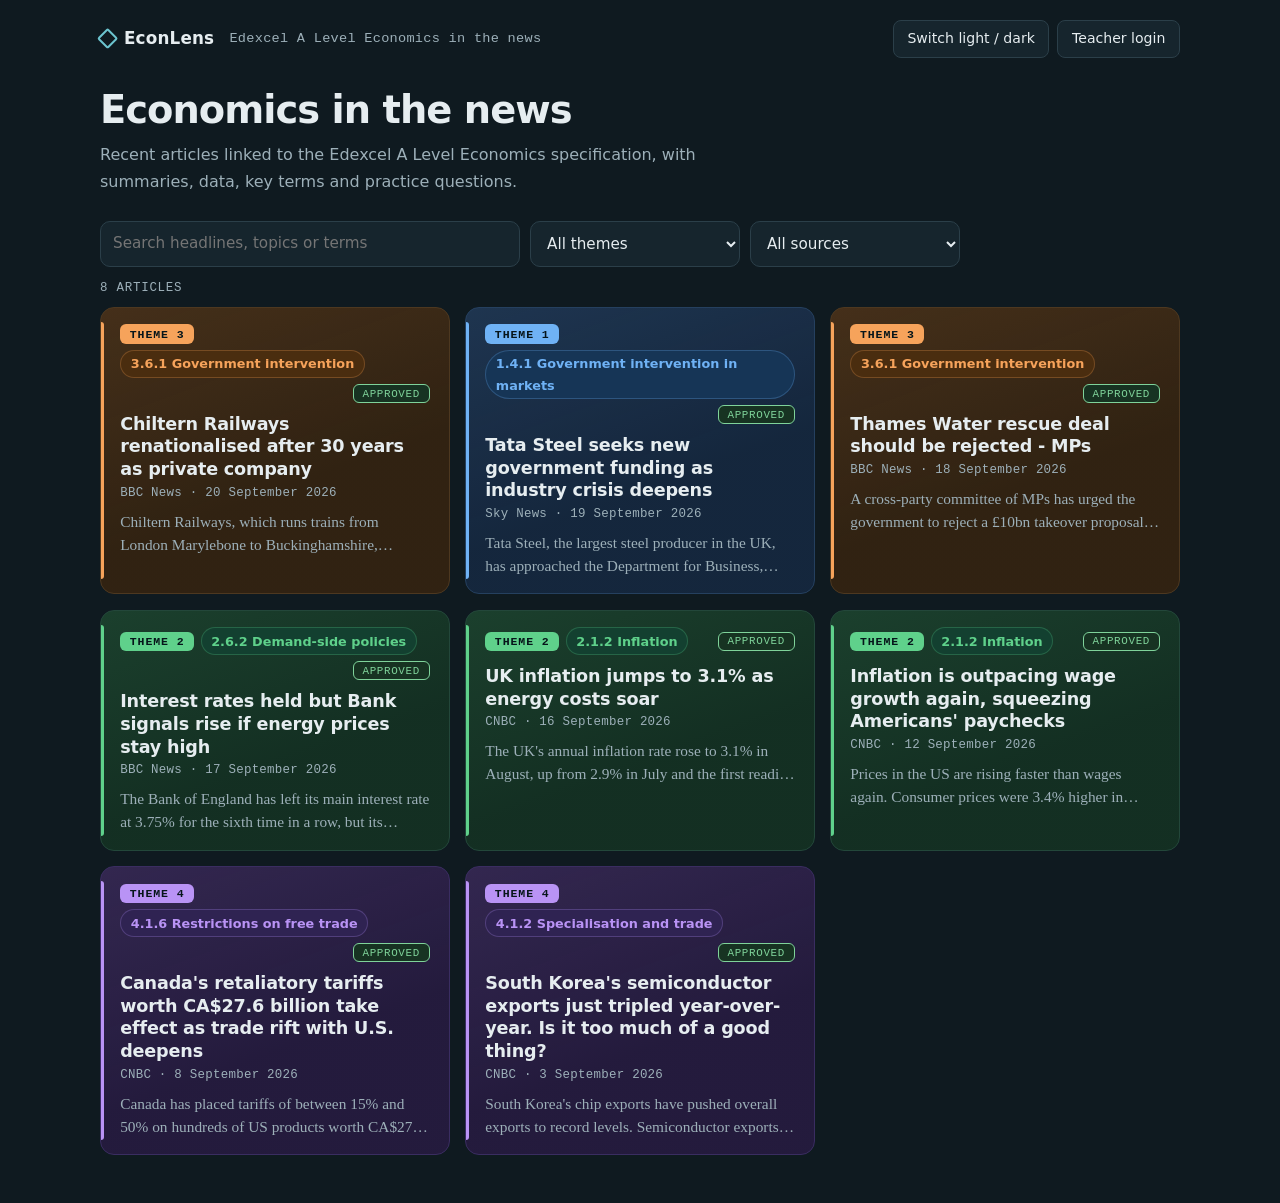
<file: index.html>
<!DOCTYPE html>
<html lang="en-GB">
<head>
<meta charset="utf-8">
<meta name="viewport" content="width=device-width, initial-scale=1">
<title>Loading</title>
<meta name="robots" content="noindex">
<script>try{document.documentElement.setAttribute("data-mode",localStorage.getItem("econlens-mode")==="light"?"light":"dark")}catch(e){document.documentElement.setAttribute("data-mode","dark")}</script>
<link rel="stylesheet" href="app/style.css">
</head>
<body>
<div class="dash no-print">
  <div class="dash-top">
    <a class="brand" href="#/"></a>
    <div id="account" class="acct"></div>
  </div>
</div>
<div id="teacherbar" class="teacherbar" hidden></div>
<div id="app" aria-live="polite"></div>

<dialog id="login">
  <form method="dialog" id="loginform">
    <h2 style="font-size:1.15rem;margin:0">Teacher login</h2>
    <label for="pw" style="font-size:.9rem;color:var(--muted)">Department password</label>
    <input id="pw" type="password" autocomplete="current-password" required>
    <p class="err" id="loginerr" hidden></p>
    <div class="row"><button class="btn" type="button" id="logincancel">Cancel</button><button class="btn primary" type="submit">Log in</button></div>
  </form>
</dialog>
<script type="module" src="app/main.js"></script>
</body>
</html>
</file>
<file: app/style.css>
/* EconLens. Tokens follow the reference dashboard. html[data-mode] is "dark" (default) or "light".
   Each colour key from the curriculum (blue, green, orange, purple) has its own accent in both modes; [data-colour] sets it. */
:root{
  color-scheme:light;
  --bg:#f4f6f7; --surface:#ffffff; --ink:#15232b; --muted:#56656e; --line:#d6dde1;
  --accent:#4b5a66; --accent-soft:#e6eaed; --accent-rgb:75,90,102; --on-accent:#ffffff;
  --hi:#a4560a; --hi-soft:#f8e9d6;
  --good:#1e6b3a; --good-soft:#dff0e4; --bad:#9b2c2c; --bad-soft:#f6e0e0;
  --warn-ink:#7a5300; --warn-bg:#fbf1d9; --warn-line:#ecd9a4;
  --glow-a:.08; --shadow-a:.22;
  --serif:"Literata","Iowan Old Style","Palatino Linotype",Palatino,Georgia,"Times New Roman",serif;
  --sans:"Instrument Sans",system-ui,-apple-system,"Segoe UI",Roboto,"Helvetica Neue",Arial,sans-serif;
  --mono:ui-monospace,"SF Mono","JetBrains Mono",Menlo,Consolas,"Liberation Mono",monospace;
}
[data-colour="blue"]{--bg:#edf3fb;--accent:#1d5fa8;--accent-soft:#dbe8f7;--accent-rgb:29,95,168;--line:#c9d9ec;--hi:#b45309;--hi-soft:#fbead8}
[data-colour="green"]{--bg:#ecf6f0;--accent:#1f7a45;--accent-soft:#d8eee1;--accent-rgb:31,122,69;--line:#c8dfd0;--hi:#a4560a;--hi-soft:#f8e9d6}
[data-colour="orange"]{--bg:#fdf3e7;--accent:#b45309;--accent-soft:#f9e2c9;--accent-rgb:180,83,9;--line:#ebd4b9;--hi:#1d4f7c;--hi-soft:#dce9f5}
[data-colour="purple"]{--bg:#f3edf9;--accent:#6b3fa0;--accent-soft:#e5daf3;--accent-rgb:107,63,160;--line:#d9cbea;--hi:#a4560a;--hi-soft:#f8e9d6}

/* dark mode: neutral values from the reference dashboard, plus a tinted dark palette per theme */
html[data-mode="dark"]{
  color-scheme:dark;
  --bg:#0f1a20; --surface:#16252d; --ink:#e6edf0; --muted:#9db0b9; --line:#2b3f49;
  --accent:#6cc4cf; --accent-soft:#17383f; --accent-rgb:108,196,207; --on-accent:#06151a;
  --hi:#f0b36b; --hi-soft:#3a2b17;
  --good:#7fd39a; --good-soft:#173322; --bad:#f19a9a; --bad-soft:#3b1d1d;
  --warn-ink:#f0c674; --warn-bg:#3a2b17; --warn-line:#5c4520;
  --glow-a:.2; --shadow-a:.5;
}
html[data-mode="dark"] [data-colour="blue"]{--bg:#0b1624;--surface:#122237;--line:#25405f;--accent:#6fb2f5;--accent-soft:#163556;--accent-rgb:111,178,245;--hi:#f0b36b;--hi-soft:#3a2b17}
html[data-mode="dark"] [data-colour="green"]{--bg:#0b1c15;--surface:#112a1f;--line:#23473a;--accent:#5fd18b;--accent-soft:#134030;--accent-rgb:95,209,139;--hi:#f0b36b;--hi-soft:#3a2b17}
html[data-mode="dark"] [data-colour="orange"]{--bg:#1c1408;--surface:#2a1e10;--line:#4d3820;--accent:#f6a35b;--accent-soft:#4a2d0f;--accent-rgb:246,163,91;--hi:#7db6ea;--hi-soft:#163556}
html[data-mode="dark"] [data-colour="purple"]{--bg:#140e25;--surface:#1f1737;--line:#3a2d61;--accent:#b993f5;--accent-soft:#2f2352;--accent-rgb:185,147,245;--hi:#f0b36b;--hi-soft:#3a2b17}

*{box-sizing:border-box}
html{scroll-behavior:smooth}
@media (prefers-reduced-motion:reduce){html{scroll-behavior:auto}*{animation:none!important;transition:none!important}}
body{
  margin:0;color:var(--ink);font-family:var(--serif);font-size:1.0625rem;line-height:1.65;
  background-color:var(--bg);
  
}
a{color:var(--accent)}
:focus-visible{outline:3px solid var(--accent);outline-offset:2px}
h1,h2,h3,h4{font-family:var(--sans);line-height:1.2;margin:0}
h1{font-size:clamp(1.8rem,4.5vw,2.8rem);font-weight:600;letter-spacing:-.025em}
h2{font-size:1.5rem;font-weight:600;letter-spacing:-.01em;margin-bottom:1rem}
h3{font-size:1.05rem;font-weight:600;margin-bottom:.45rem}
p{margin:0 0 1em;max-width:68ch}
[hidden]{display:none!important}

/* ---------- top bar and home ---------- */
.dash{max-width:1120px;margin:0 auto;padding:1.25rem 1.25rem 0;font-family:var(--sans)}
.dash-top{display:flex;justify-content:space-between;align-items:center;gap:1rem}
.dash-top a.brand{font-size:1.05rem;font-weight:600;letter-spacing:.01em;color:var(--ink);text-decoration:none;display:inline-flex;align-items:center;gap:.55rem}
.dash-top a.brand::before{content:"";width:.7rem;height:.7rem;transform:rotate(45deg);border:2px solid var(--accent);border-radius:2px;}
.dash-top .tag-line{font-weight:400;color:var(--muted);font-size:.85rem;margin-left:.4rem;font-family:var(--mono);letter-spacing:.02em}
.acct{display:flex;gap:.5rem;align-items:center}
.linkbtn{font:inherit;font-size:.88rem;background:var(--surface);border:1px solid var(--line);color:var(--ink);border-radius:8px;padding:.4rem .85rem;cursor:pointer;transition:border-color .15s,box-shadow .15s}
.linkbtn:hover{border-color:var(--accent);}
.intro{padding:1.8rem 0 .4rem}
.intro h1{font-size:clamp(1.7rem,4vw,2.4rem)}
.intro p{color:var(--muted);margin:.6rem 0 0;font-size:1rem}
.eyebrow{font:500 .74rem/1 var(--mono);letter-spacing:.16em;text-transform:uppercase;color:var(--accent);margin:0 0 .8rem;max-width:none}
.filters{display:grid;grid-template-columns:1fr;gap:.6rem;margin:1.2rem 0 .9rem}
@media(min-width:680px){.filters{grid-template-columns:2fr 1fr 1fr 1fr}}
.filters input,.filters select{font:inherit;font-family:var(--sans);font-size:.95rem;padding:.6rem .75rem;border:1px solid var(--line);border-radius:10px;background:var(--surface);color:var(--ink);width:100%;min-width:0}
.filters input:focus,.filters select:focus{border-color:var(--accent);box-shadow:0 0 0 3px rgba(var(--accent-rgb),.2);outline:none}
.count{color:var(--muted);font:.78rem var(--mono);letter-spacing:.06em;text-transform:uppercase;margin:0 0 .7rem}
.picker{display:grid;grid-template-columns:repeat(auto-fill,minmax(300px,1fr));gap:.95rem;padding-bottom:3rem}
.pick{
  display:block;position:relative;font-family:var(--sans);color:var(--ink);
  background:linear-gradient(160deg,rgba(var(--accent-rgb),.13),rgba(var(--accent-rgb),.03) 60%),var(--surface);
  border:1px solid var(--line);border-radius:14px;padding:1.05rem 1.2rem;
  transition:transform .18s,box-shadow .18s,border-color .18s;
}
.pick::before{content:"";position:absolute;left:0;top:14px;bottom:14px;width:3px;border-radius:0 3px 3px 0;background:var(--accent);}
.pick:hover{transform:translateY(-2px);border-color:var(--accent);}
.pick .tags{margin-bottom:.6rem}
.pick h2{font-size:1.1rem;line-height:1.3;margin:0 0 .3rem;font-weight:600}
.pick h2 a{color:var(--ink);text-decoration:none}
.pick h2 a::after{content:"";position:absolute;inset:0}
.pick .meta{font:.78rem var(--mono);color:var(--muted);margin:0 0 .6rem;letter-spacing:.02em}
.clamp{display:-webkit-box;-webkit-line-clamp:2;-webkit-box-orient:vertical;overflow:hidden;margin:0;font-family:var(--serif);font-size:.96rem;line-height:1.5;color:var(--muted)}
.reason{font-size:.9rem;color:var(--muted);margin:.4rem 0 0}
.empty{padding:2.5rem 0;color:var(--muted);font-family:var(--sans)}
.tags{display:flex;flex-wrap:wrap;gap:.4rem;align-items:center;font-family:var(--sans)}
.badge{font:600 .72rem var(--mono);letter-spacing:.08em;text-transform:uppercase;padding:.2rem .6rem;border-radius:6px;background:var(--accent);color:var(--on-accent);}
.tag{font-size:.8rem;padding:.14rem .6rem;border-radius:999px;background:var(--accent-soft);color:var(--accent);font-weight:600;border:1px solid rgba(var(--accent-rgb),.25)}
.status{font:500 .68rem var(--mono);letter-spacing:.06em;text-transform:uppercase;padding:.15rem .55rem;border-radius:6px;border:1px solid var(--line);color:var(--muted);margin-left:auto;background:var(--surface)}
.status.approved{color:var(--good);border-color:var(--good);background:var(--good-soft)}
.status.pending{color:var(--warn-ink);border-color:var(--warn-line);background:var(--warn-bg)}
.status.flagged{color:var(--bad);border-color:var(--bad);background:var(--bad-soft)}

/* ---------- teacher bar ---------- */
.teacherbar{background:var(--warn-bg);border-bottom:1px solid var(--warn-line);font-family:var(--sans);font-size:.92rem;color:var(--ink)}
.teacherbar .in{max-width:1120px;margin:0 auto;padding:.6rem 1.25rem}
.teacherbar .row{display:flex;flex-wrap:wrap;gap:.5rem;align-items:center}
.teacherbar select{font:inherit;font-size:.9rem;padding:.35rem;border:1px solid var(--line);border-radius:8px;max-width:100%;background:var(--surface);color:var(--ink)}
.teacherbar .note{color:var(--muted);margin:.4rem 0 0;font-size:.85rem;max-width:none}
.btn{font:inherit;font-family:var(--sans);font-size:.9rem;padding:.44rem .95rem;border:1px solid var(--line);background:var(--surface);color:var(--ink);border-radius:8px;cursor:pointer;transition:border-color .15s,box-shadow .15s}
.btn:hover{border-color:var(--accent);}
.btn:disabled{opacity:.45;cursor:not-allowed;}
.btn.primary{background:var(--accent);border-color:var(--accent);color:var(--on-accent);font-weight:600;text-decoration:none;display:inline-block;}
.btn.good{border-color:var(--good);color:var(--good)}
.btn.bad{border-color:var(--bad);color:var(--bad)}
.linkbtn.inline{background:none;border:0;padding:0;text-decoration:underline;color:var(--accent);font-size:inherit;}

/* ---------- article layout ---------- */
.layout{display:grid;grid-template-columns:210px minmax(0,1fr);gap:3rem;max-width:1120px;margin:0 auto;padding:1.6rem 1.25rem 5rem}
nav.toc{position:sticky;top:1.5rem;align-self:start;font-family:var(--sans);font-size:.92rem}
nav.toc p{font:500 .72rem var(--mono);letter-spacing:.14em;text-transform:uppercase;margin:0 0 .6rem;color:var(--muted)}
nav.toc a{display:block;padding:.3rem 0 .3rem .85rem;border-left:2px solid var(--line);text-decoration:none;color:var(--muted);transition:color .15s,border-color .15s}
nav.toc a:hover{border-left-color:var(--accent);color:var(--accent)}
nav.toc a.active{border-left-color:var(--accent);color:var(--ink);}
nav.toc a.back{margin-bottom:.9rem;border-left-color:transparent;padding-left:0;color:var(--accent)}
main{min-width:0;counter-reset:sec}
section{margin-top:3.4rem;counter-increment:sec}
section>h2::before{content:"0" counter(sec);display:block;font:500 .74rem/1 var(--mono);letter-spacing:.16em;color:var(--accent);margin-bottom:.55rem}
section>h2::after{content:"";display:block;height:1px;margin-top:.7rem;background:linear-gradient(90deg,rgba(var(--accent-rgb),.6),transparent 70%)}
header.hero{padding-bottom:.5rem}
header.hero::before{content:"";display:block;height:2px;margin-bottom:1.3rem;background:linear-gradient(90deg,var(--accent),rgba(var(--accent-rgb),0) 75%);}
.meta{font:.82rem var(--mono);color:var(--muted);margin:.9rem 0 1.1rem;letter-spacing:.02em}
.chip.has-pts{font:inherit;color:inherit;cursor:pointer}
.chip.primary.has-pts{color:var(--on-accent)}
.chip.has-pts::after{content:"\25BE";margin-left:.4rem;font-size:.7rem;opacity:.6}
.chip.has-pts[aria-expanded="true"]{border-color:var(--accent);box-shadow:0 0 0 1px var(--accent)}
.chip.has-pts[aria-expanded="true"]::after{content:"\25B4"}
.ptlist{margin:-.55rem 0 1.1rem;padding:0;list-style:none;display:grid;gap:.3rem;font-family:var(--sans);font-size:.84rem;line-height:1.45;color:var(--muted)}
.ptlist[hidden]{display:none}
.ptlist b{font-family:var(--mono);font-size:.76rem;font-weight:500;color:var(--accent);margin-right:.4rem}
.chips{display:flex;flex-wrap:wrap;gap:.5rem;font-family:var(--sans);font-size:.88rem;margin-bottom:1.25rem;align-items:center}
.chip{padding:.25rem .75rem;border-radius:999px;border:1px solid var(--line);background:var(--surface)}
.chip.primary{background:var(--accent);border-color:var(--accent);color:var(--on-accent);font-weight:600;}
.banner{margin:1rem 0 0;padding:.6rem .9rem;border-radius:10px;background:var(--warn-bg);color:var(--warn-ink);border:1px solid var(--warn-line);font-size:.9rem;font-family:var(--sans);max-width:none}
.banner.reviewed{background:var(--good-soft);color:var(--good);border-color:var(--good)}
.banner.warn{background:var(--bad-soft);color:var(--bad);border-color:var(--bad)}
.toolbar{display:flex;gap:.5rem;flex-wrap:wrap;margin:1.1rem 0 0;font-family:var(--sans)}
.panel{
  background:linear-gradient(180deg,rgba(var(--accent-rgb),.06),transparent 42%),var(--surface);
  border:1px solid var(--line);border-radius:14px;padding:1.25rem 1.4rem;
  
}
.panel p:last-child{margin-bottom:0}
.panel.tint{background:linear-gradient(135deg,rgba(var(--accent-rgb),.2),rgba(var(--accent-rgb),.06)),var(--surface);border-color:rgba(var(--accent-rgb),.35)}

/* ---------- data visuals ---------- */
.chart-wrap{overflow-x:auto}
.chart-wrap svg{display:block;min-width:520px;width:100%;height:auto}
.chart-caption{font-family:var(--sans);font-size:.85rem;color:var(--muted);margin:.7rem 0 0;max-width:none}
.gl{stroke:var(--line);stroke-width:1}
.zl{stroke:var(--muted);stroke-width:1.2;opacity:.8}
.axis{fill:var(--muted);font:11px var(--sans)}
.callout{fill:var(--ink);font:600 12px var(--sans)}
.bar{transform-box:fill-box;transform-origin:50% 100%;animation:grow .85s cubic-bezier(.2,.8,.2,1) both}
.bar.neg{transform-origin:50% 0}
.trace{stroke-dasharray:1;animation:draw 1.5s cubic-bezier(.3,.6,.2,1) both}
@keyframes grow{from{transform:scaleY(0)}to{transform:scaleY(1)}}
@keyframes draw{from{stroke-dashoffset:1}to{stroke-dashoffset:0}}
.facts{display:grid;grid-template-columns:repeat(auto-fit,minmax(160px,1fr));gap:.8rem;margin-top:1rem;font-family:var(--sans)}
.fact{position:relative;background:var(--surface);border:1px solid var(--line);border-radius:12px;padding:.9rem 1rem;overflow:hidden}
.fact::before{content:"";position:absolute;left:0;top:0;right:0;height:2px;background:linear-gradient(90deg,var(--accent),transparent);opacity:.9}
.fact b{display:block;font:600 1.5rem/1.2 var(--sans);letter-spacing:-.02em;margin-bottom:.25rem;color:var(--ink);}
.fact span{font-size:.85rem;color:var(--muted);line-height:1.4;display:block}
.share{display:flex;gap:4px;margin:.6rem 0 .5rem;min-height:16px}
.share i{display:block;height:16px;border-radius:4px;background:var(--accent);}
.share i.hi{background:var(--hi);}
.share.solid{gap:2px}
.legend{display:flex;flex-wrap:wrap;gap:.3rem 1.2rem;font-family:var(--sans);font-size:.88rem;margin:.2rem 0 .4rem}
.legend span::before{content:"";display:inline-block;width:.8rem;height:.8rem;border-radius:3px;background:var(--accent);margin-right:.4rem;vertical-align:-1px}
.legend span.hi::before{background:var(--hi)}
.legend span[style*="--c"]::before{background:var(--c)}
.note{font-family:var(--sans);font-size:.88rem;color:var(--muted);max-width:none}
.mrow{display:grid;grid-template-columns:minmax(120px,240px) 1fr 56px;gap:.7rem;align-items:center;font-family:var(--sans);font-size:.92rem;margin:.5rem 0}
.mrow i{display:block;height:12px;border-radius:6px;background:linear-gradient(90deg,rgba(var(--accent-rgb),.55),var(--accent));width:var(--w);}
.mrow b{font:600 .9rem var(--sans);text-align:right}
@media(max-width:560px){.mrow{grid-template-columns:1fr 56px}.mrow span{grid-column:1/-1}}
.evals{display:grid;gap:.75rem}
.eval{background:var(--surface);border:1px solid var(--line);border-left:3px solid var(--hi);border-radius:10px;padding:.8rem 1rem;font-size:1rem}
.eval b{font-family:var(--sans);display:block;margin-bottom:.15rem}

/* ---------- summary, theory, terms ---------- */
ul.tight{margin:0;padding-left:1.2rem}
ul.tight li{margin-bottom:.5rem}
ul.tight li::marker{color:var(--accent)}
.chain{list-style:none;padding:0;margin:0;counter-reset:s}
.chain li{counter-increment:s;position:relative;padding:.1rem 0 1rem 2.7rem;max-width:68ch}
.chain li::before{content:counter(s);position:absolute;left:0;top:0;width:1.85rem;height:1.85rem;border-radius:50%;background:var(--accent-soft);color:var(--accent);font:600 .85rem var(--mono);display:grid;place-items:center;border:1px solid rgba(var(--accent-rgb),.5);}
.chain li::after{content:"";position:absolute;left:.92rem;top:2rem;bottom:.2rem;width:1px;background:linear-gradient(var(--accent),var(--line))}
.chain li:last-child::after{display:none}
dl.terms{display:grid;grid-template-columns:minmax(0,1fr);gap:0;margin:0}
dl.terms div{padding:.85rem 0;border-top:1px solid var(--line)}
dl.terms dt{font-family:var(--sans);font-weight:600;color:var(--ink)}
html[data-mode="dark"] dl.terms dt{color:#fff}
dl.terms dd{margin:.15rem 0 0;max-width:68ch}
@media(min-width:760px){dl.terms div{display:grid;grid-template-columns:230px 1fr;gap:1.5rem}dl.terms dd{margin:0}}

/* ---------- exam practice ---------- */
.q{background:var(--surface);border:1px solid var(--line);border-radius:14px;padding:1.15rem 1.35rem;margin-bottom:1rem;}
.q .qtxt{font-weight:600;max-width:68ch}
.qlabel{font:500 .72rem var(--mono);letter-spacing:.1em;text-transform:uppercase;color:var(--accent);margin-bottom:.4rem}
.opts{display:grid;gap:.5rem;margin:.9rem 0 .5rem}
.opt{display:flex;gap:.7rem;text-align:left;font:inherit;font-size:1rem;background:var(--bg);color:var(--ink);border:1px solid var(--line);border-radius:10px;padding:.65rem .85rem;cursor:pointer;width:100%;transition:border-color .15s,box-shadow .15s}
.opt:hover:not(:disabled){border-color:var(--accent);}
.opt .l{font:600 .9rem var(--mono);min-width:1.2rem;color:var(--accent)}
.opt.correct{background:var(--good-soft);border-color:var(--good)}
.opt.wrong{background:var(--bad-soft);border-color:var(--bad)}
.opt:disabled{cursor:default}
.explain{font-family:var(--sans);font-size:.95rem;background:var(--accent-soft);border-radius:10px;padding:.7rem .9rem;margin-top:.5rem}
.mcqnav{display:flex;gap:.6rem;align-items:center;margin-top:.8rem}
textarea{font:inherit;width:100%;min-height:8rem;padding:.75rem;border:1px solid var(--line);border-radius:10px;resize:vertical;background:var(--bg);color:var(--ink);margin-top:.6rem}
textarea:focus{border-color:var(--accent);box-shadow:0 0 0 3px rgba(var(--accent-rgb),.2);outline:none}
.hint{font-family:var(--sans);font-size:.85rem;color:var(--muted);margin:.4rem 0 .6rem}
.answer{background:var(--bg);border:1px solid var(--line);border-radius:12px;padding:.9rem 1.05rem;margin-top:.9rem}
.answer h4{font:600 .78rem var(--mono);letter-spacing:.1em;text-transform:uppercase;color:var(--accent);margin:0 0 .6rem}
.answer h4:not(:first-child){margin-top:1.1rem}
.ao{display:grid;grid-template-columns:auto 1fr;gap:.5rem 1rem;font-size:.98rem}
.ao b{font:600 .85rem var(--mono);color:var(--accent);white-space:nowrap}
.ao b small{display:block;font:500 .72rem var(--sans);color:var(--muted)}
.levels{display:grid;gap:.5rem;margin-top:.5rem}
.level{border:1px solid var(--line);border-radius:10px;padding:.6rem .9rem;background:var(--surface)}
.level b{font-family:var(--sans)}
.lines{display:none}
.print-link{display:none}
.discuss{
  position:relative;border-radius:16px;padding:1.7rem 1.9rem;
  background:linear-gradient(135deg,rgba(var(--accent-rgb),.22),rgba(var(--accent-rgb),.05)),var(--surface);
  border:1px solid rgba(var(--accent-rgb),.5);
}
.discuss .prompt{font:600 1.35rem/1.4 var(--serif);max-width:52ch;margin:0 0 .8rem}
.discuss .note{margin:0}

footer.site{max-width:1120px;margin:0 auto;padding:1.2rem 1.25rem 2.5rem;color:var(--muted);font:.78rem/1.6 var(--mono);border-top:1px solid var(--line)}
dialog{border:1px solid var(--line);border-radius:14px;padding:1.4rem;max-width:min(92vw,380px);font-family:var(--sans);background:var(--surface);color:var(--ink);}
dialog::backdrop{background:rgba(5,10,14,.6)}
dialog input{font:inherit;width:100%;padding:.6rem .75rem;border:1px solid var(--line);border-radius:10px;margin:.6rem 0;background:var(--bg);color:var(--ink)}
dialog .err{color:var(--bad);font-size:.9rem;margin:.2rem 0 .6rem}
dialog .row{display:flex;gap:.5rem;justify-content:flex-end}

@media(max-width:860px){
  .layout{grid-template-columns:1fr;gap:1rem}
  nav.toc{position:static;display:flex;flex-wrap:wrap;gap:.4rem}
  nav.toc p{width:100%}
  nav.toc a,nav.toc a.active{border:1px solid var(--line);border-radius:999px;padding:.25rem .7rem;background:var(--surface);color:var(--ink)}
  nav.toc a.back{border-color:transparent;background:none;padding-left:0;color:var(--accent)}
}
@media(max-width:520px){.dash-top .tag-line{display:none}.linkbtn{padding:.4rem .6rem}}

/* print: always the light version, with no glow, grid or animation */
@media print{
  @page{margin:16mm}
  body{background:#fff!important;color:#000;font-size:11pt;line-height:1.5}
  .dash,.teacherbar,nav.toc,.toolbar,footer.site,.mcqnav,.hint,dialog,.no-print{display:none!important}
  .layout{display:block;padding:0}
  section{margin-top:1.4rem}
  h2,h3{break-after:avoid}
  .panel,.q,.eval,.fact,.chain li{break-inside:avoid;background:none!important}
  .badge,.chip.primary,.fact b,.share i,.mrow i,.brand::before,.chain li::before{}
  .bar,.trace{animation:none!important}
  .mcq{display:block!important}
  .explain{display:none!important}
  .opt{border:0;padding:.1rem 0;background:none!important}
  textarea{display:none!important}
  .lines{display:block}
  .lines i{display:block;height:1.9rem;border-bottom:1px solid #999}
  .answer[hidden]{display:none!important}
  a{color:inherit;text-decoration:none}
  .status{display:none}
  .print-link{display:block}
  header.hero::before,section>h2::after{display:none}
}

/* ---------- marking levels and answer guide (new template) ---------- */
.answer h5{font:600 .74rem var(--mono);letter-spacing:.1em;text-transform:uppercase;color:var(--muted);margin:1rem 0 .4rem}
.ao ul.tight{margin:0}
.ao ul.tight li{margin-bottom:.3rem}
.level ul{margin:.3rem 0 0;padding-left:1.1rem}
.level ul li{margin-bottom:.2rem}
</file>
